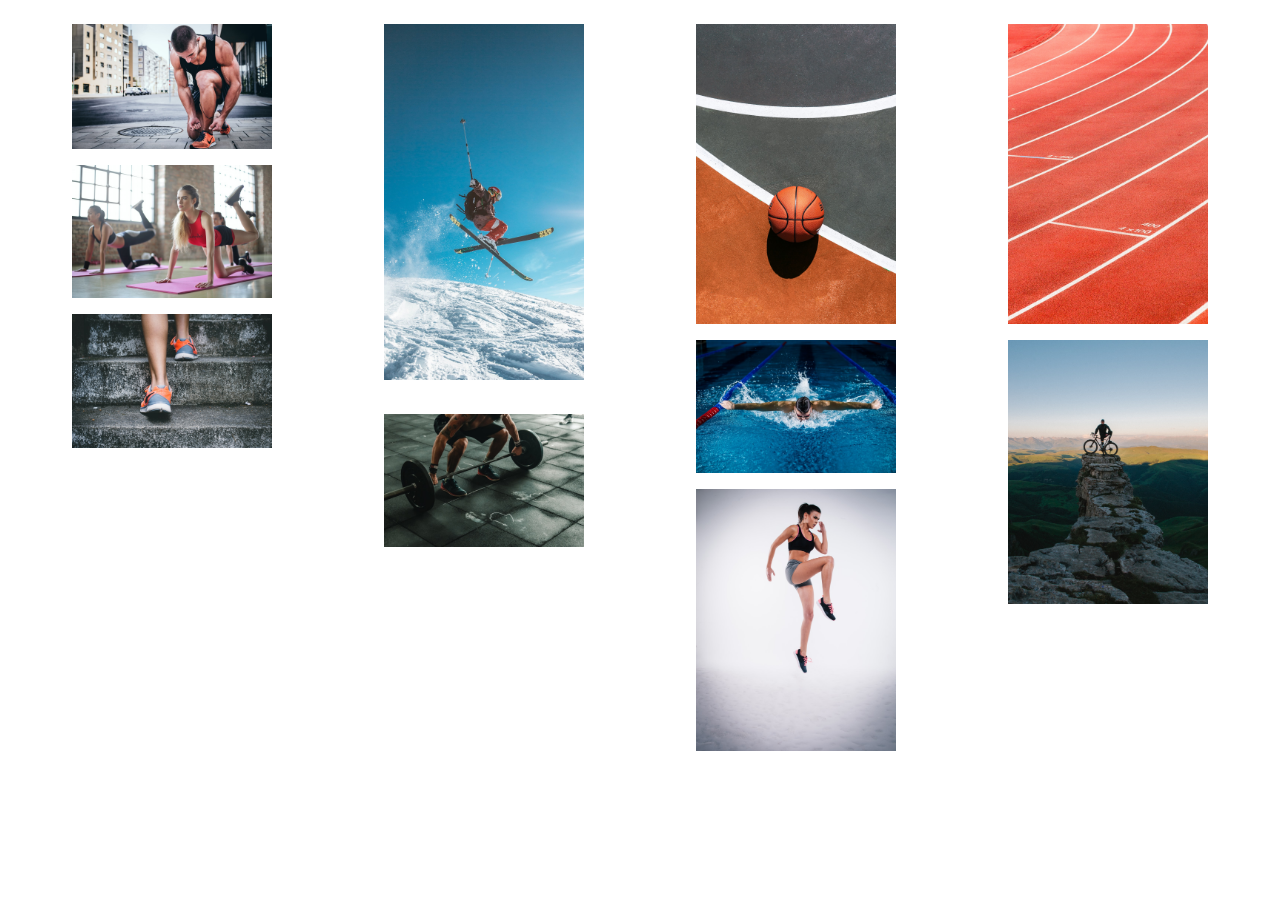
<file: ex01/src/index.html>
<html>
<head>
    <title>Gallery's page</title>
    <link rel="stylesheet" type="text/css" href="../styles/index.css">
</head>
    <body>
        <div class="container">
        <center>
           
            <div class="box">
                 <a href="image01.html">
                     <img src="../images/img1.jpg" alt="Marathon"/>
                     
                    <div class="overlay">
                    <div class="title">Marathon</div> </a>
                    </div>
                </div>
                <div class="box">
                     <a href="image02.html">
                         <img src="../images/img2.jpg" alt="Gymnastics"/>
                        
                        <div class="overlay">
                        <div class="title">Gymnastics</div> </a> 
                    </div>
                    </div>
                    <div class="box"> 
                        <a href="image03.html">
                            <img src="../images/img3.jpg" alt="Climbing"/>
                        
                        <div class="overlay">
                        <div class="title">Climbing</div></a> 
                        </div>
                     </div>
                        <div class="box">
                             <a href="image04.html">
                                 <img src="../images/img4.jpg" alt="Skiing"/>
                                 
                                <div class="overlay">
                                <div class="title">Skiing</div></a>
                                </div> 
                            </div>
                <br>
                <div class="box"> 
                    <a href="image05.html">
                        <img src="../images/img5.jpg" alt="Weight Lifting"/>
                    
                    <div class="overlay">
                    <div class="title">Weight Lifting</div> </a>
                    </div>
                </div>
                    <div class="box"> 
                        <a href="image06.html">
                            <img src="../images/img6.jpg" alt="Basketball"/>
                       
                        <div class="overlay">
                        <div class="title">Basketball</div>  </a>
                        </div>
                    </div>
                        <div class="box">
                             <a href="image07.html">
                                 <img src="../images/img7.jpg" alt="Swimming"/>
                                
                                <div class="overlay">
                                <div class="title">Swimming</div></a>
                                </div>
                             </div>
                            <div class="box">
                                <a href="image08.html">
                                    <img src="../images/img8.jpg" alt="Jogging"/>
                                
                                <div class="overlay">
                                <div class="title">Jogging</div> </a>
                                </div>
                            </div>
                                <div class="box">
                                     <a href="image09.html">
                                         <img src="../images/img9.jpg" alt="Running"/>
                                       
                                        <div class="overlay">
                                        <div class="title">Running</div> </a>
                                        </div>
                                     </div>
                                    <div class="box"> 
                                        <a href="image10.html">
                                            <img src="../images/img10.jpg" alt="Cycling"/>
                                        
                                        <div class="overlay">
                                            <div class="title">Cycling </div></a>
                                         </div>
                                        </div>
              
            
    </center>        
    </div>
    </body>
</html>
</file>
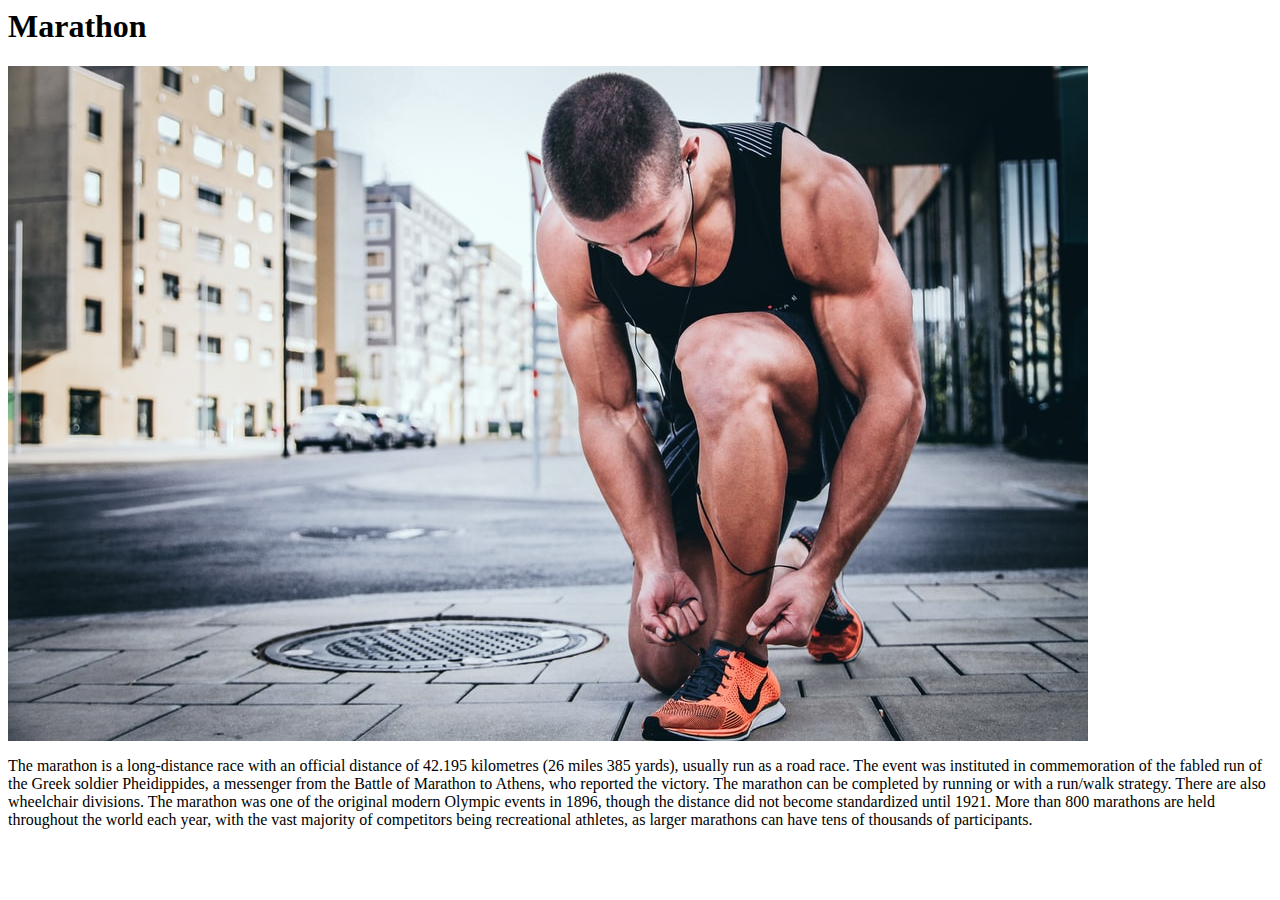
<file: ex01/src/image01.html>
<html>
    <body>
        <h1>Marathon</h1>
        <img src="../images/img1.jpg">
        <p>The marathon is a long-distance race with an official distance of 42.195 kilometres (26 miles 385 yards), usually run as a road race. The event was instituted in commemoration of the fabled run of the Greek soldier Pheidippides, a messenger from the Battle of Marathon to Athens, who reported the victory. The marathon can be completed by running or with a run/walk strategy. There are also wheelchair divisions.

            The marathon was one of the original modern Olympic events in 1896, though the distance did not become standardized until 1921. More than 800 marathons are held throughout the world each year, with the vast majority of competitors being recreational athletes, as larger marathons can have tens of thousands of participants.</p>
    </body>
</html>
</file>
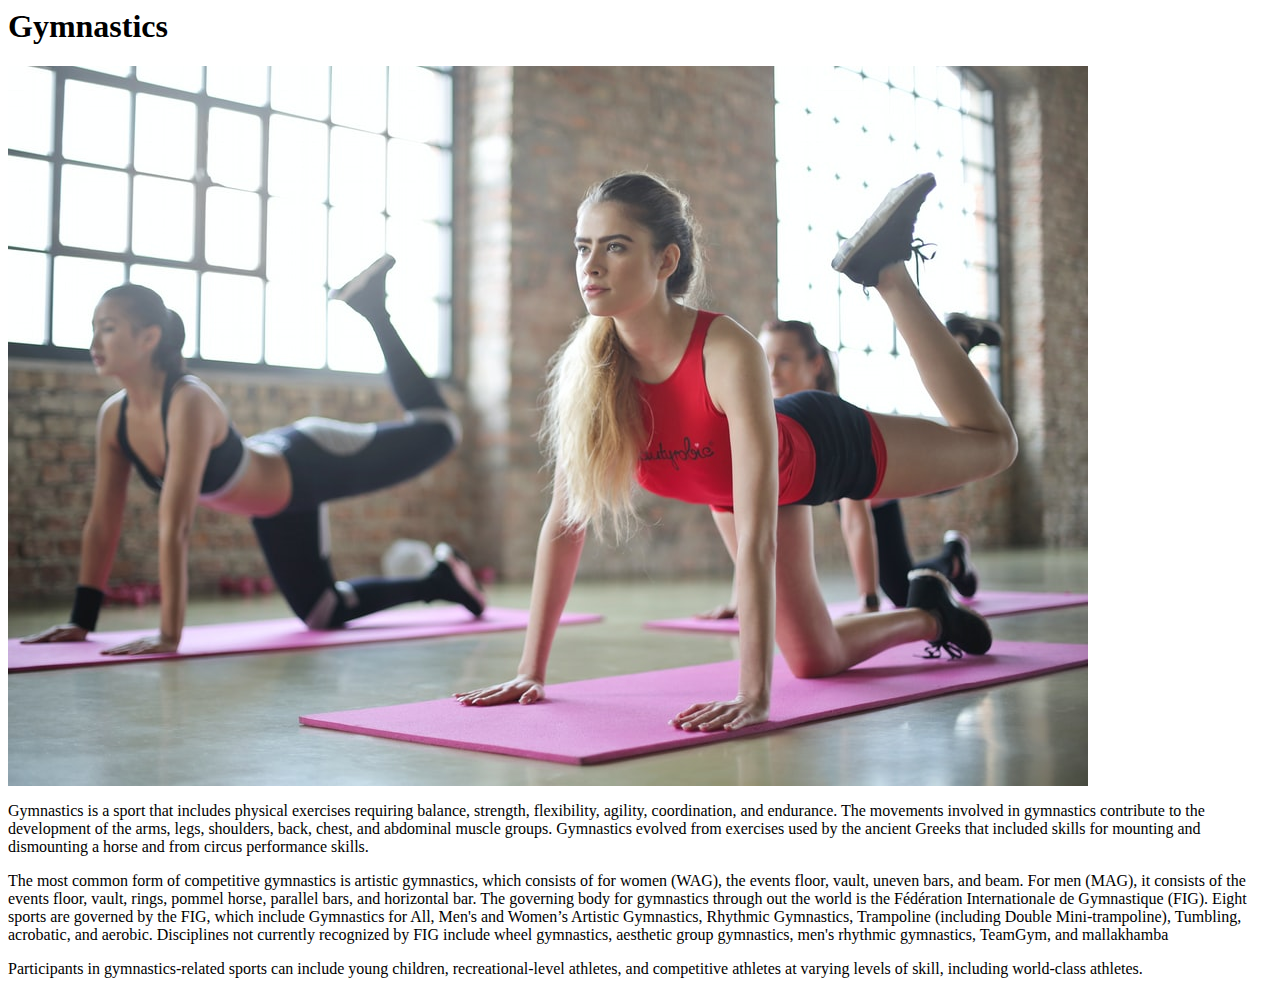
<file: ex01/src/image02.html>
<html>
    <body>
        <h1>Gymnastics</h1>
        <img src="../images/img2.jpg">
        <p>Gymnastics is a sport that includes physical exercises requiring balance, strength, flexibility, agility, coordination, and endurance. The movements involved in gymnastics contribute to the development of the arms, legs, shoulders, back, chest, and abdominal muscle groups. Gymnastics evolved from exercises used by the ancient Greeks that included skills for mounting and dismounting a horse and from circus performance skills.</p>
        <p>The most common form of competitive gymnastics is artistic gymnastics, which consists of for women (WAG), the events floor, vault, uneven bars, and beam. For men (MAG), it consists of the events floor, vault, rings, pommel horse, parallel bars, and horizontal bar. The governing body for gymnastics through out the world is the Fédération Internationale de Gymnastique (FIG). Eight sports are governed by the FIG, which include Gymnastics for All, Men's and Women’s Artistic Gymnastics, Rhythmic Gymnastics, Trampoline (including Double Mini-trampoline), Tumbling, acrobatic, and aerobic. Disciplines not currently recognized by FIG include wheel gymnastics, aesthetic group gymnastics, men's rhythmic gymnastics, TeamGym, and mallakhamba</p>
        <p>Participants in gymnastics-related sports can include young children, recreational-level athletes, and competitive athletes at varying levels of skill, including world-class athletes.</p>
    </body>
</html>
</file>
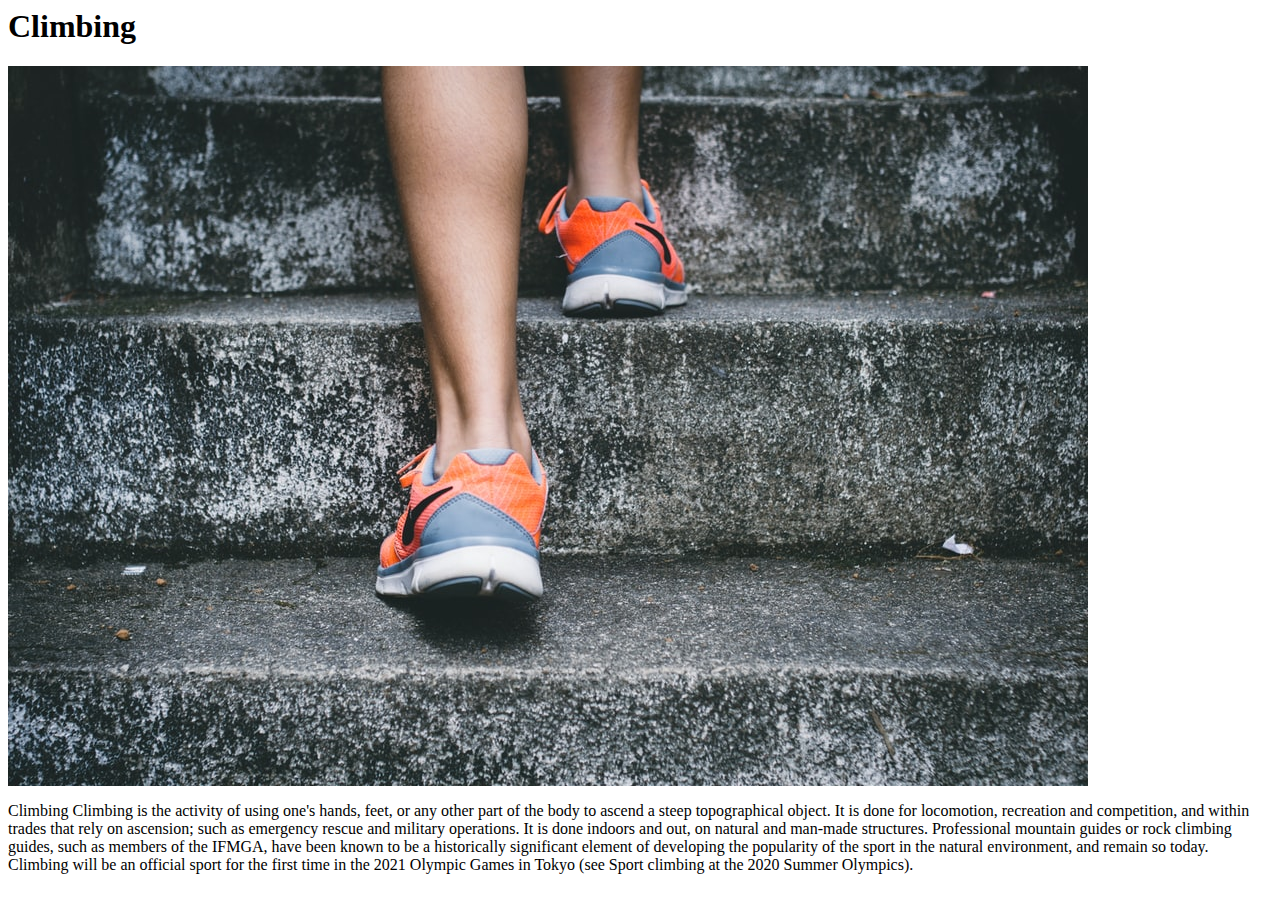
<file: ex01/src/image03.html>
<html>
    <body>
        <h1>Climbing</h1>
        <img src="../images/img3.jpg">
    
        <p>
            Climbing
Climbing is the activity of using one's hands, feet, or any other part of the body to ascend a steep topographical object. It is done for locomotion, recreation and competition, and within trades that rely on ascension; such as emergency rescue and military operations. It is done indoors and out, on natural and man-made structures.

Professional mountain guides or rock climbing guides, such as members of the IFMGA, have been known to be a historically significant element of developing the popularity of the sport in the natural environment, and remain so today.

Climbing will be an official sport for the first time in the 2021 Olympic Games in Tokyo (see Sport climbing at the 2020 Summer Olympics).
        </p>
        
    </body>
</html>
</file>
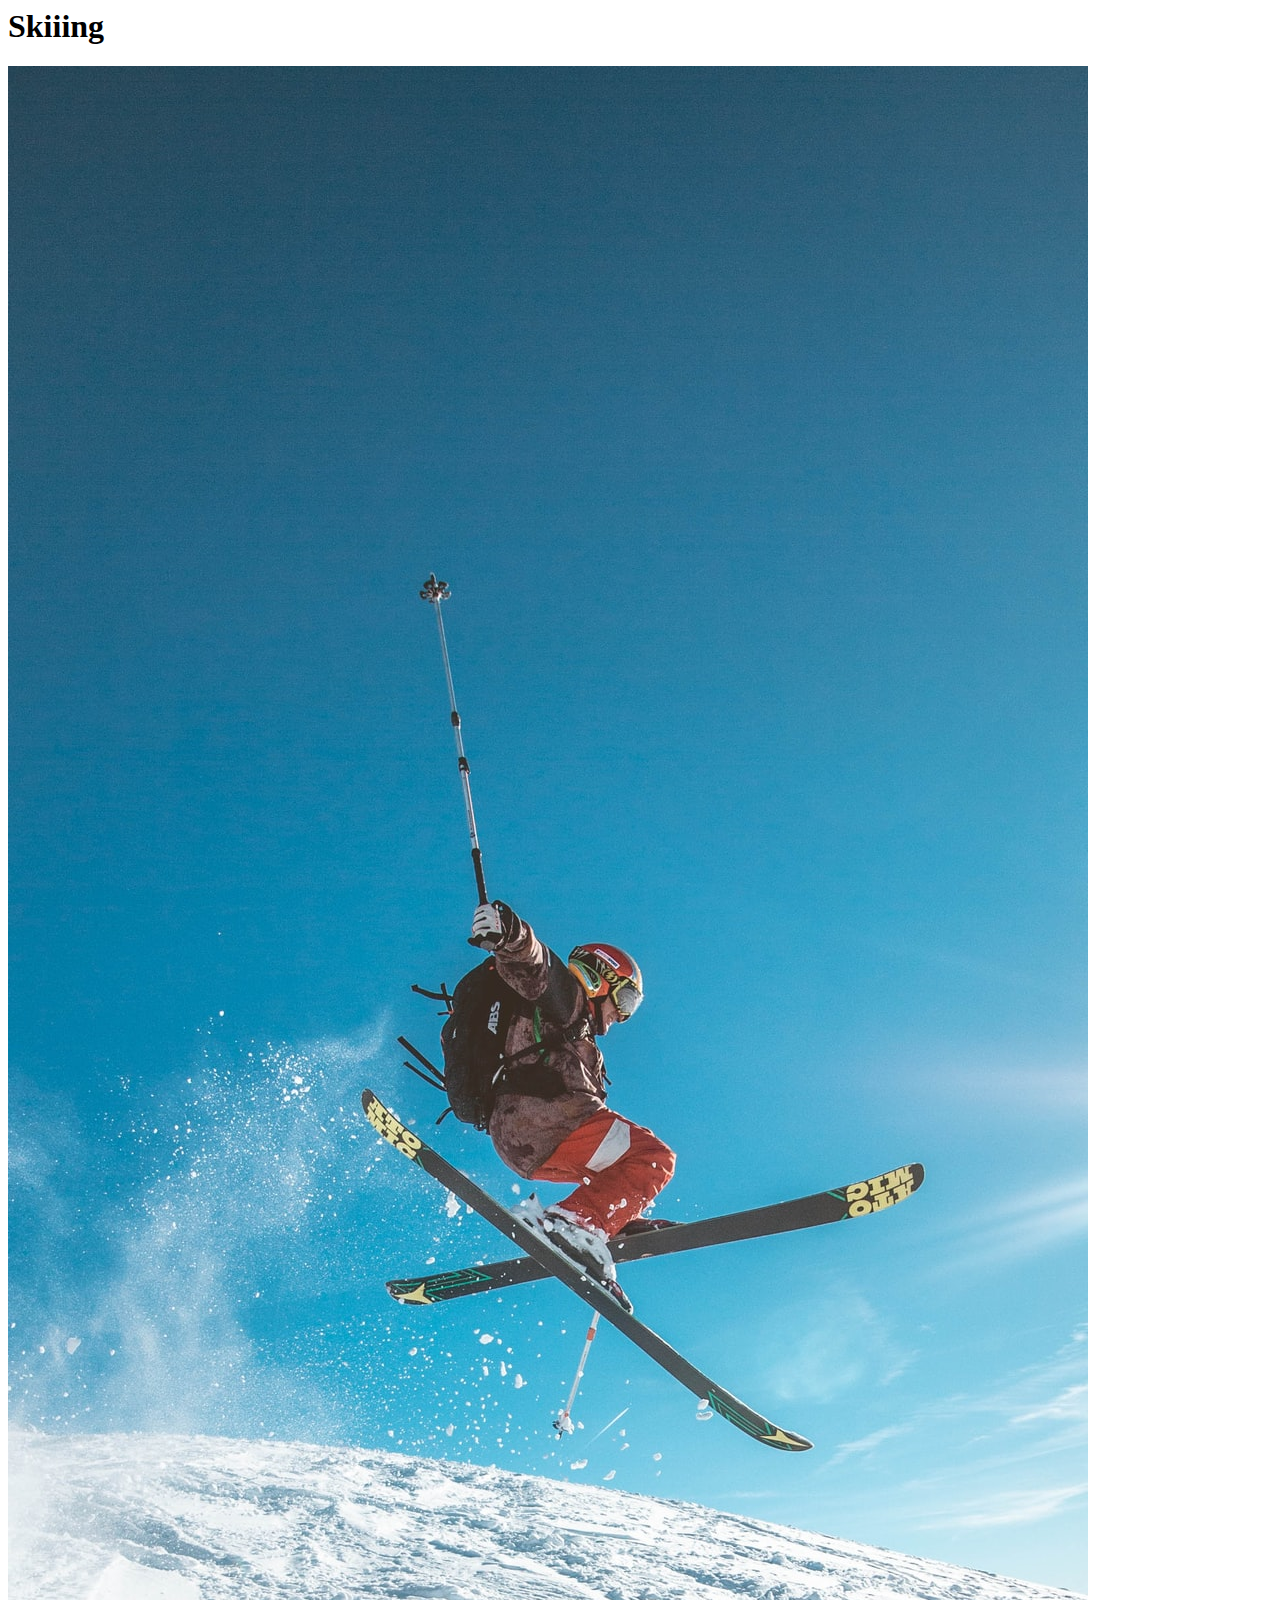
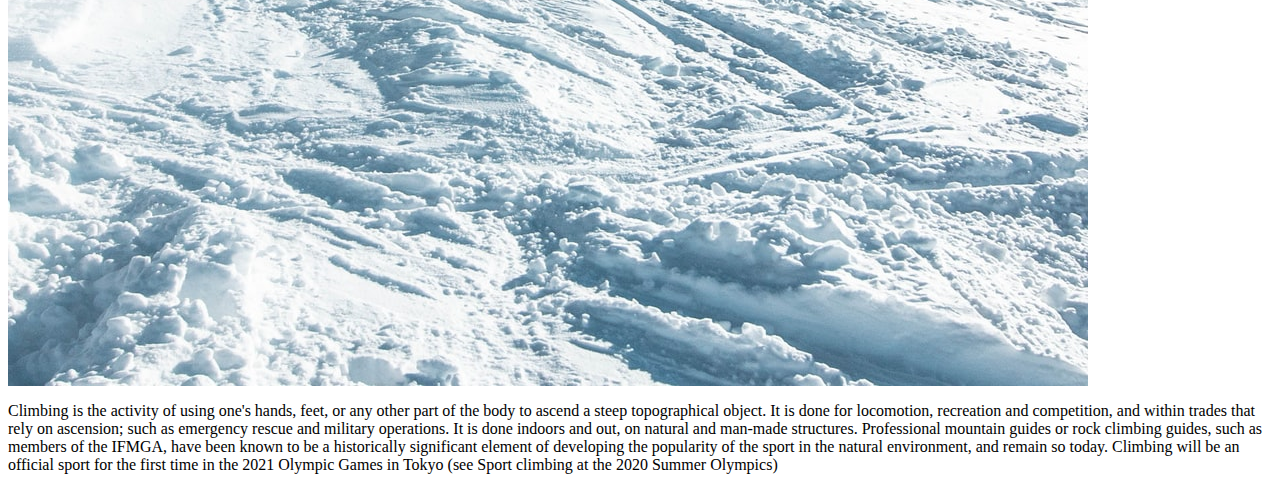
<file: ex01/src/image04.html>
<html>
    <body>
        <h1>Skiiing</h1>
        <img src="../images/img4.jpg">
    
        <p>
            Climbing is the activity of using one's hands, feet, or any other part of the body to ascend a steep topographical object. It is done for locomotion, recreation and competition, and within trades that rely on ascension; such as emergency rescue and military operations. It is done indoors and out, on natural and man-made structures.

Professional mountain guides or rock climbing guides, such as members of the IFMGA, have been known to be a historically significant element of developing the popularity of the sport in the natural environment, and remain so today.

Climbing will be an official sport for the first time in the 2021 Olympic Games in Tokyo (see Sport climbing at the 2020 Summer Olympics)
        </p>
        
    </body>
</html>
</file>
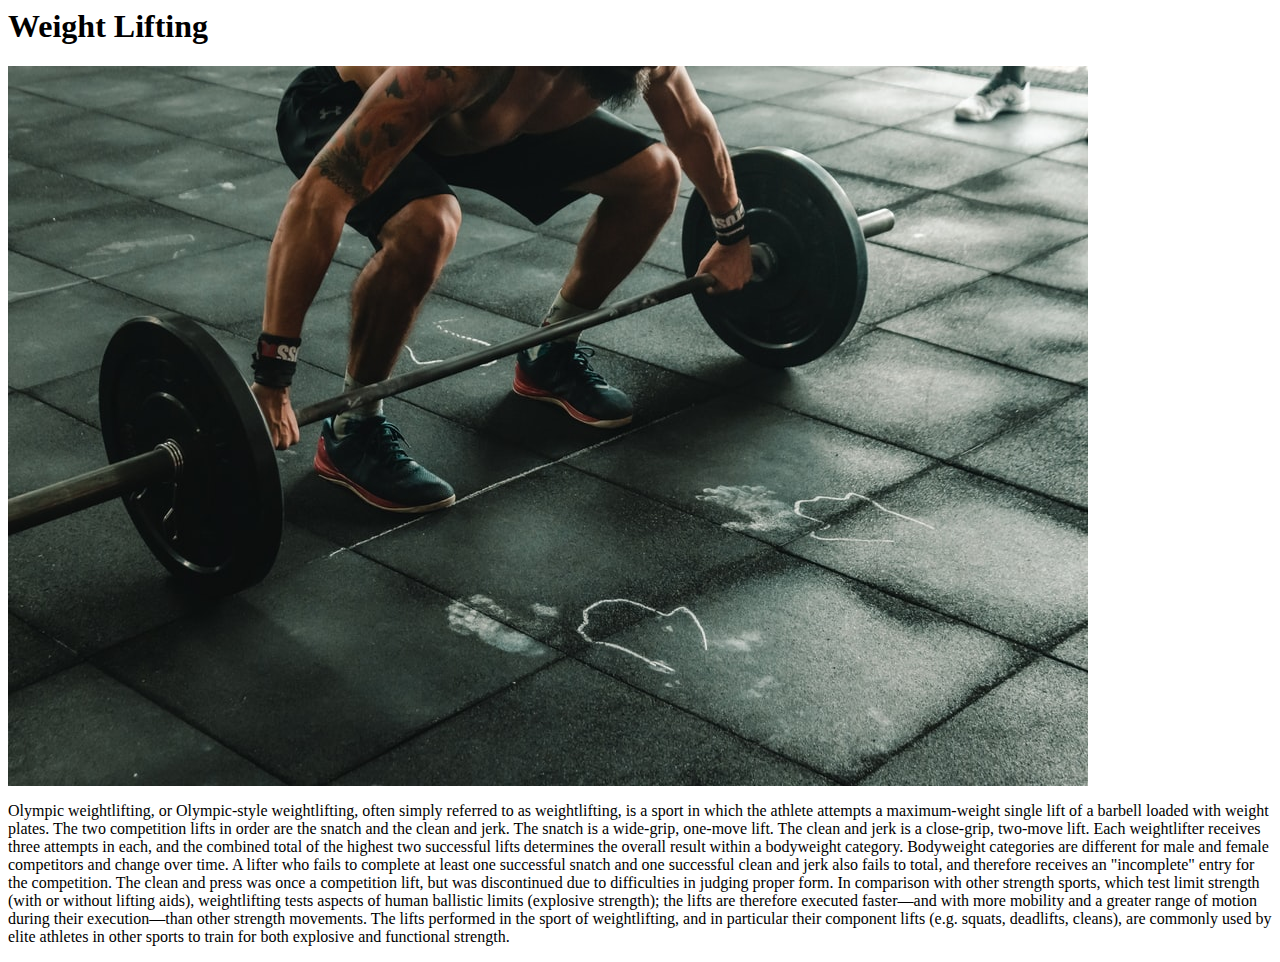
<file: ex01/src/image05.html>
<html>
    <body>
        <h1>Weight Lifting</h1>
        <img src="../images/img5.jpg">
    
        <p>
            Olympic weightlifting, or Olympic-style weightlifting, often simply referred to as weightlifting, is a sport in which the athlete attempts a maximum-weight single lift of a barbell loaded with weight plates.

            The two competition lifts in order are the snatch and the clean and jerk. The snatch is a wide-grip, one-move lift. The clean and jerk is a close-grip, two-move lift. Each weightlifter receives three attempts in each, and the combined total of the highest two successful lifts determines the overall result within a bodyweight category. Bodyweight categories are different for male and female competitors and change over time. A lifter who fails to complete at least one successful snatch and one successful clean and jerk also fails to total, and therefore receives an "incomplete" entry for the competition. The clean and press was once a competition lift, but was discontinued due to difficulties in judging proper form.
            
            In comparison with other strength sports, which test limit strength (with or without lifting aids), weightlifting tests aspects of human ballistic limits (explosive strength); the lifts are therefore executed faster—and with more mobility and a greater range of motion during their execution—than other strength movements.
            
            The lifts performed in the sport of weightlifting, and in particular their component lifts (e.g. squats, deadlifts, cleans), are commonly used by elite athletes in other sports to train for both explosive and functional strength.    
        </p>
        
    </body>
</html>
</file>
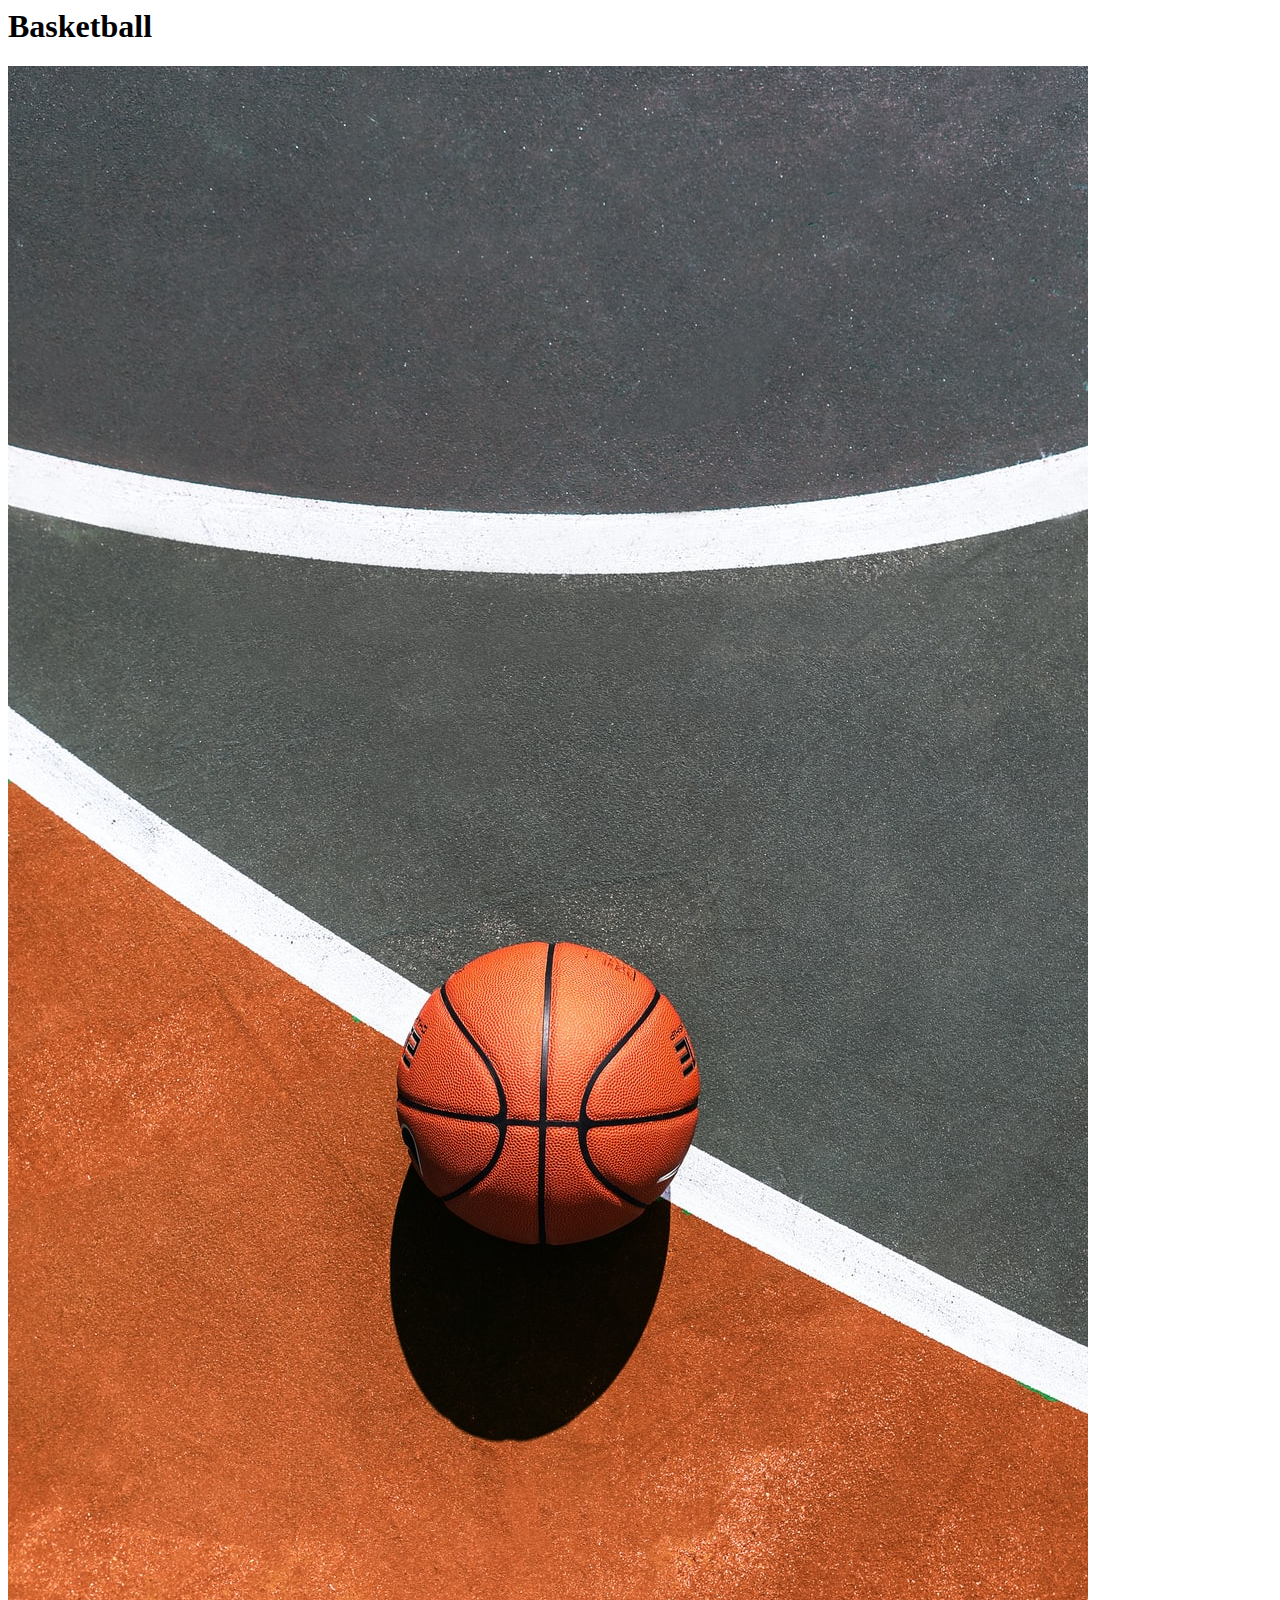
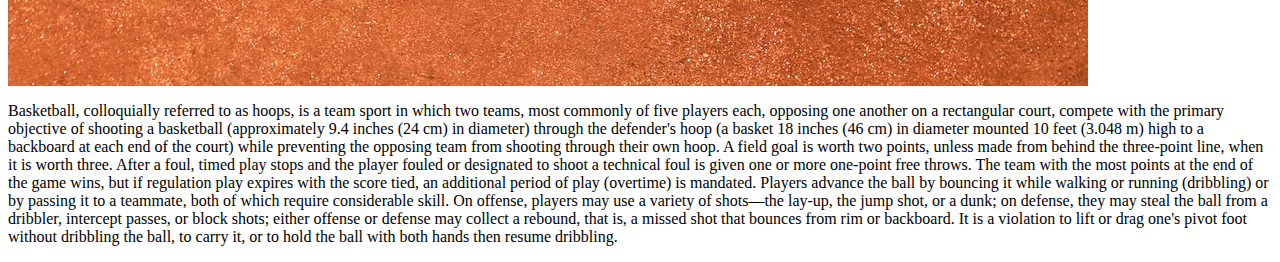
<file: ex01/src/image06.html>
<html>
    <body>
        <h1>Basketball</h1>
        <img src="../images/img6.jpg">
    
        <p>
            Basketball, colloquially referred to as hoops, is a team sport in which two teams, most commonly of five players each, opposing one another on a rectangular court, compete with the primary objective of shooting a basketball (approximately 9.4 inches (24 cm) in diameter) through the defender's hoop (a basket 18 inches (46 cm) in diameter mounted 10 feet (3.048 m) high to a backboard at each end of the court) while preventing the opposing team from shooting through their own hoop. A field goal is worth two points, unless made from behind the three-point line, when it is worth three. After a foul, timed play stops and the player fouled or designated to shoot a technical foul is given one or more one-point free throws. The team with the most points at the end of the game wins, but if regulation play expires with the score tied, an additional period of play (overtime) is mandated.

            Players advance the ball by bouncing it while walking or running (dribbling) or by passing it to a teammate, both of which require considerable skill. On offense, players may use a variety of shots—the lay-up, the jump shot, or a dunk; on defense, they may steal the ball from a dribbler, intercept passes, or block shots; either offense or defense may collect a rebound, that is, a missed shot that bounces from rim or backboard. It is a violation to lift or drag one's pivot foot without dribbling the ball, to carry it, or to hold the ball with both hands then resume dribbling.   
        </p>
        
    </body>
</html>
</file>
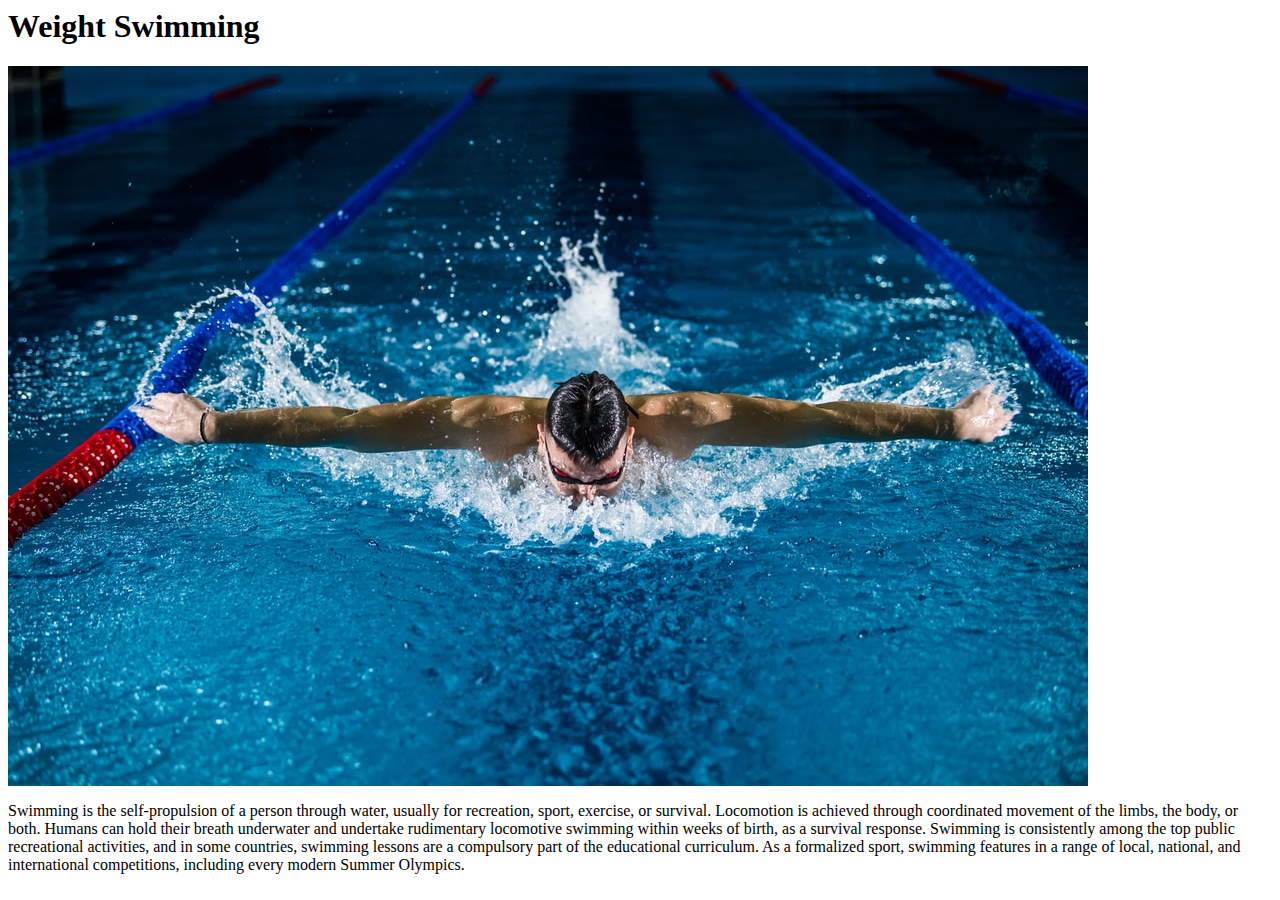
<file: ex01/src/image07.html>
<html>
    <body>
        <h1>Weight Swimming</h1>
        <img src="../images/img7.jpg">
    
        <p>Swimming is the self-propulsion of a person through water, usually for recreation, sport, exercise, or survival. Locomotion is achieved through coordinated movement of the limbs, the body, or both. Humans can hold their breath underwater and undertake rudimentary locomotive swimming within weeks of birth, as a survival response.

            Swimming is consistently among the top public recreational activities, and in some countries, swimming lessons are a compulsory part of the educational curriculum. As a formalized sport, swimming features in a range of local, national, and international competitions, including every modern Summer Olympics.</p>
        
    </body>
</html>
</file>
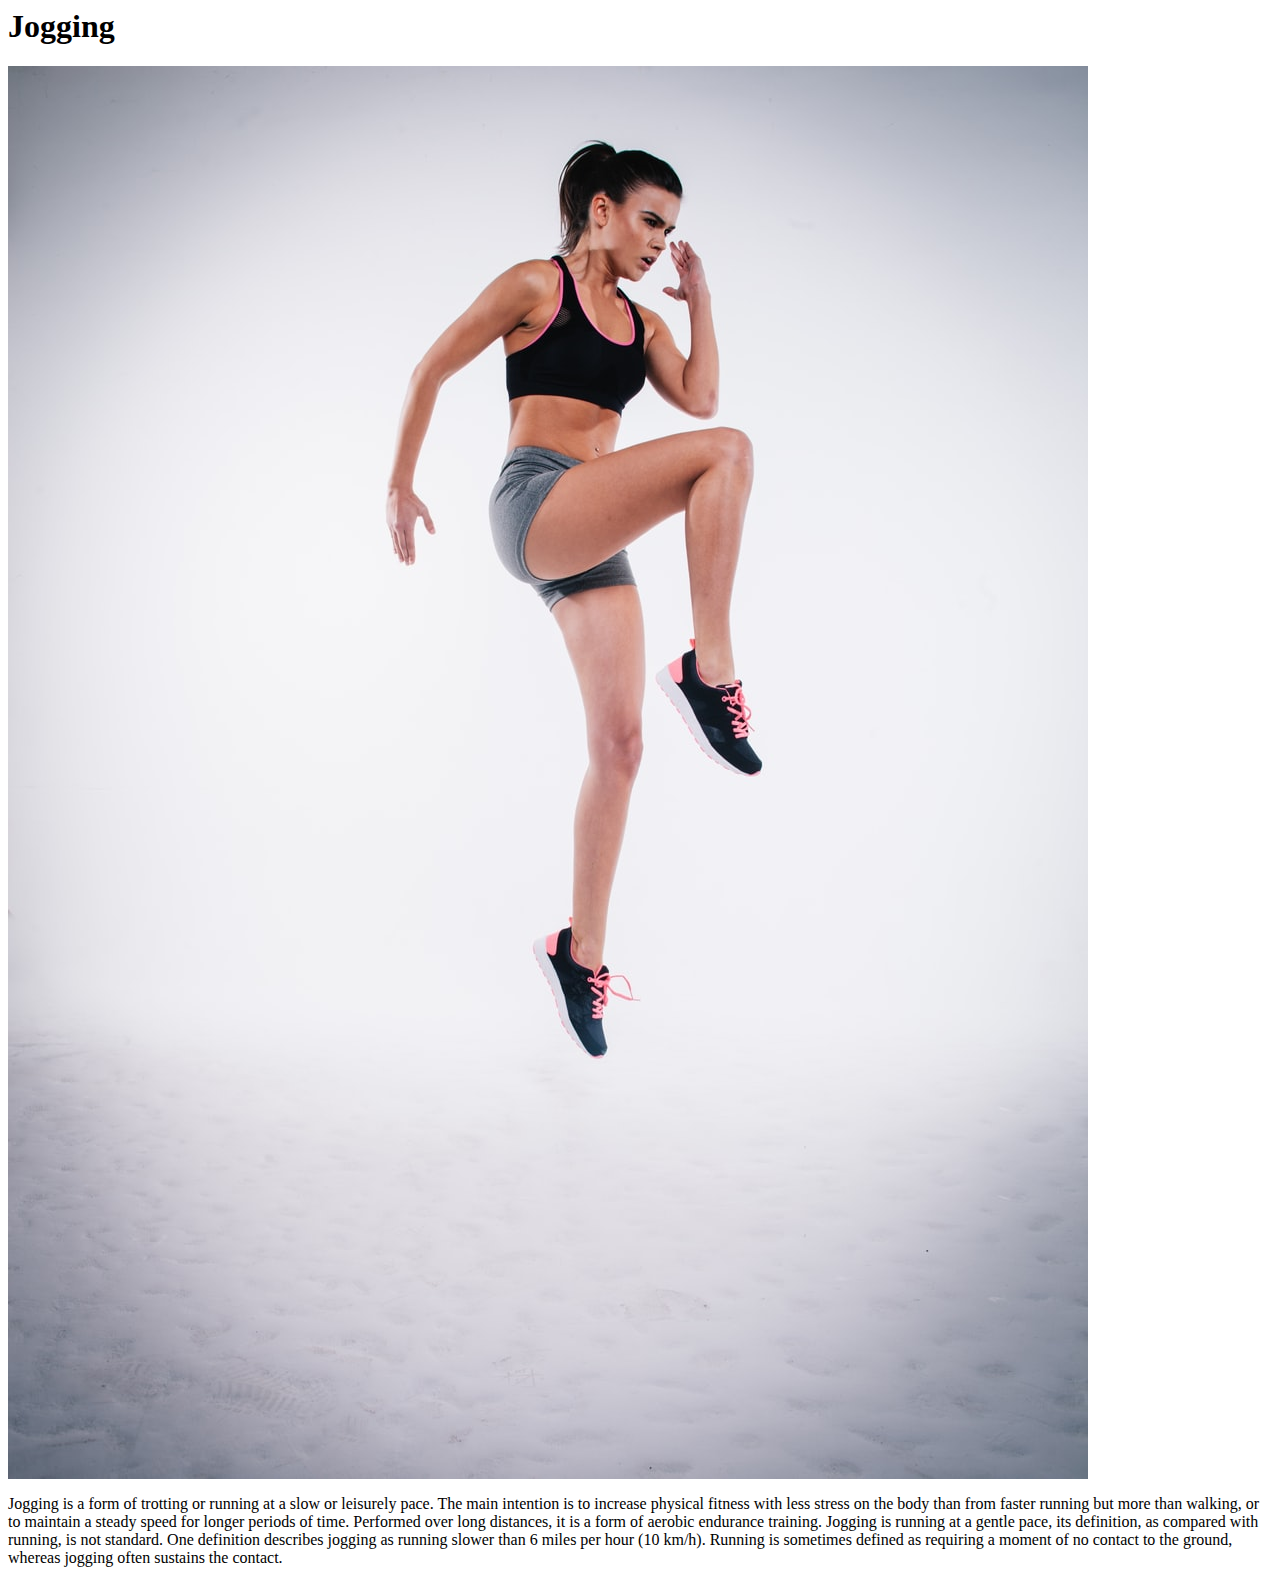
<file: ex01/src/image08.html>
<html>
    <body>
        <h1>Jogging</h1>
        <img src="../images/img8.jpg">
    
        <p>
            Jogging is a form of trotting or running at a slow or leisurely pace. The main intention is to increase physical fitness with less stress on the body than from faster running but more than walking, or to maintain a steady speed for longer periods of time. Performed over long distances, it is a form of aerobic endurance training.

Jogging is running at a gentle pace, its definition, as compared with running, is not standard. One definition describes jogging as running slower than 6 miles per hour (10 km/h). Running is sometimes defined as requiring a moment of no contact to the ground, whereas jogging often sustains the contact.
            </p>
    </body>
</html>
</file>
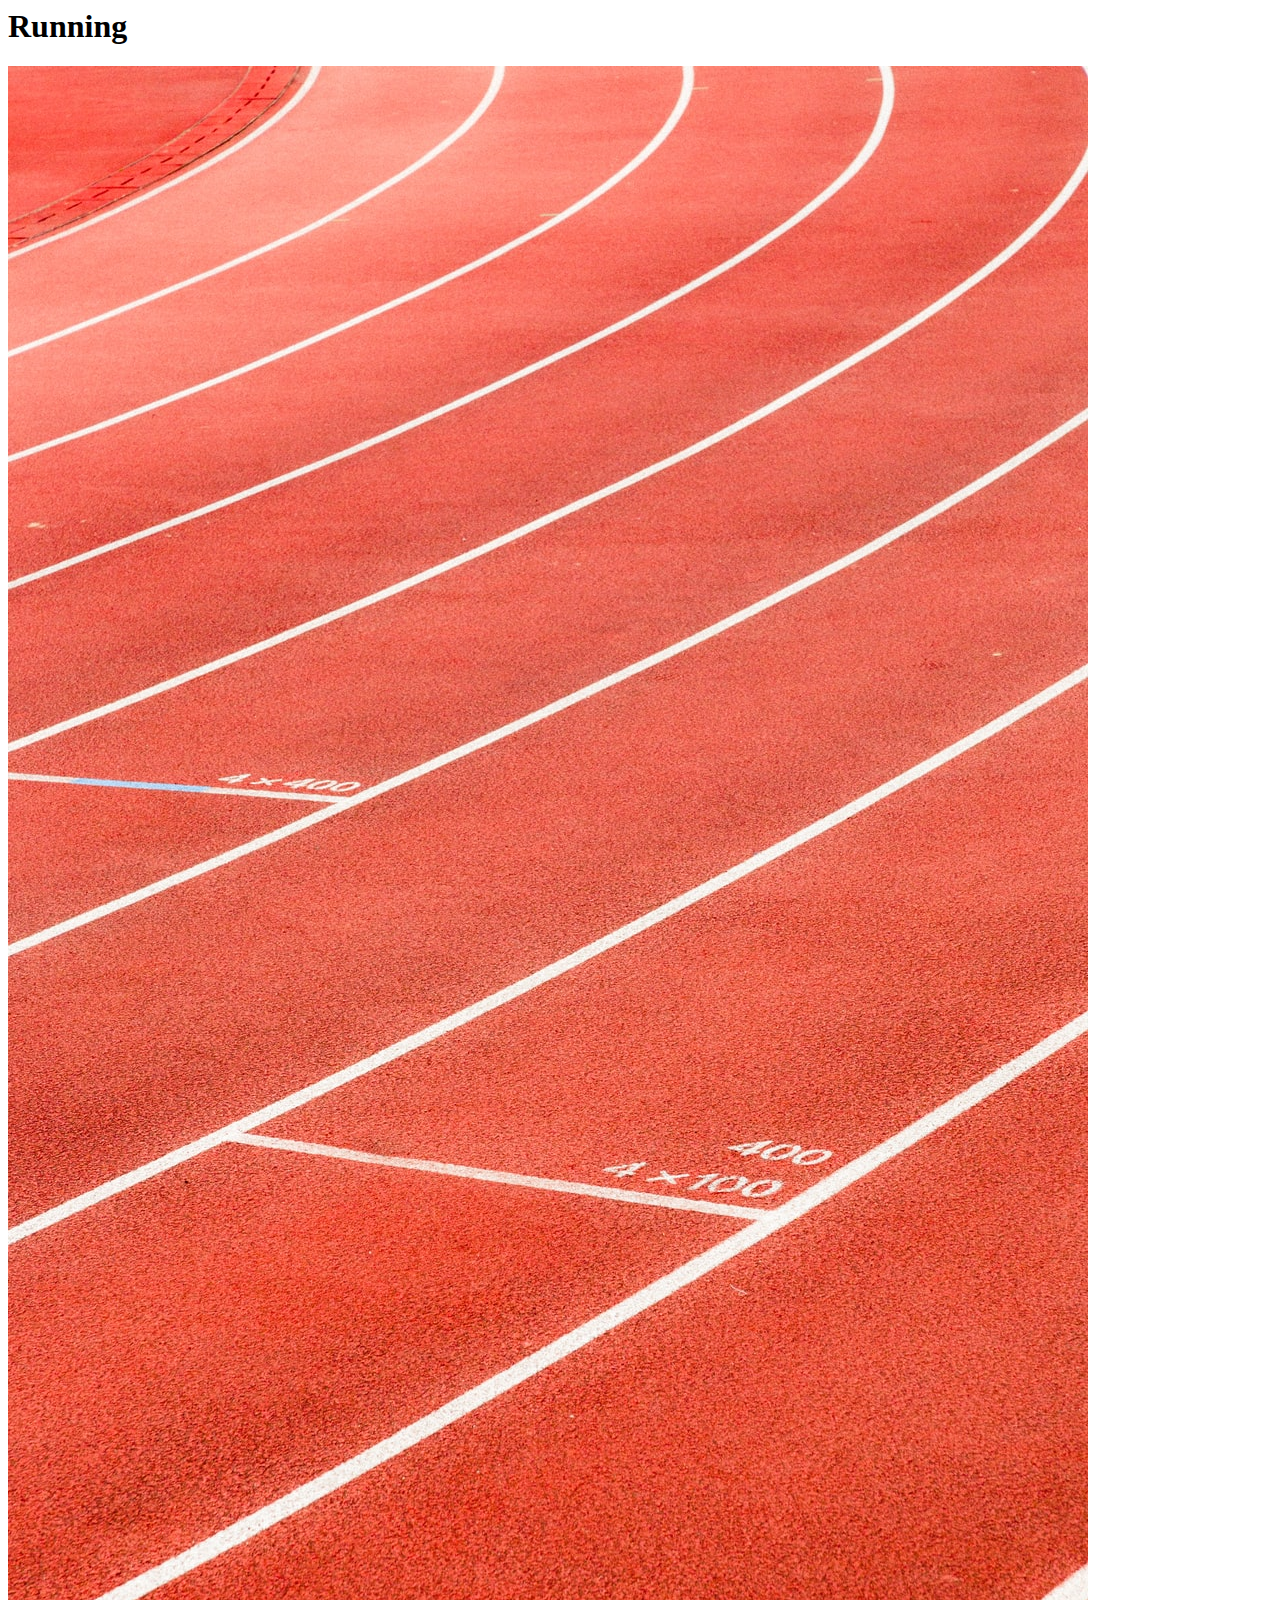
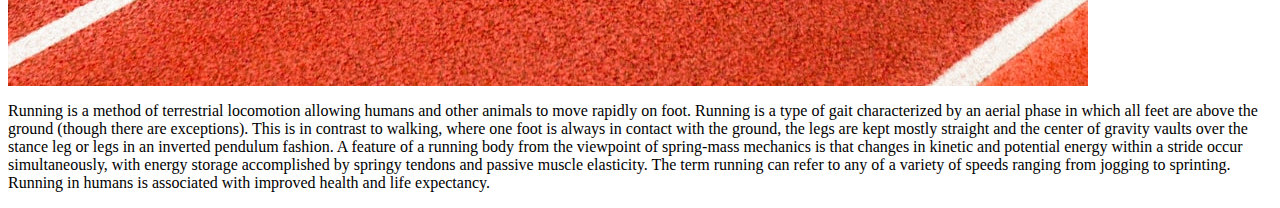
<file: ex01/src/image09.html>
<html>
    <body>
        <h1>Running</h1>
        <img src="../images/img9.jpg">
    
        <p>Running is a method of terrestrial locomotion allowing humans and other animals to move rapidly on foot. Running is a type of gait characterized by an aerial phase in which all feet are above the ground (though there are exceptions). This is in contrast to walking, where one foot is always in contact with the ground, the legs are kept mostly straight and the center of gravity vaults over the stance leg or legs in an inverted pendulum fashion. A feature of a running body from the viewpoint of spring-mass mechanics is that changes in kinetic and potential energy within a stride occur simultaneously, with energy storage accomplished by springy tendons and passive muscle elasticity. The term running can refer to any of a variety of speeds ranging from jogging to sprinting.

            Running in humans is associated with improved health and life expectancy.</p>
    </body>
</html>
</file>
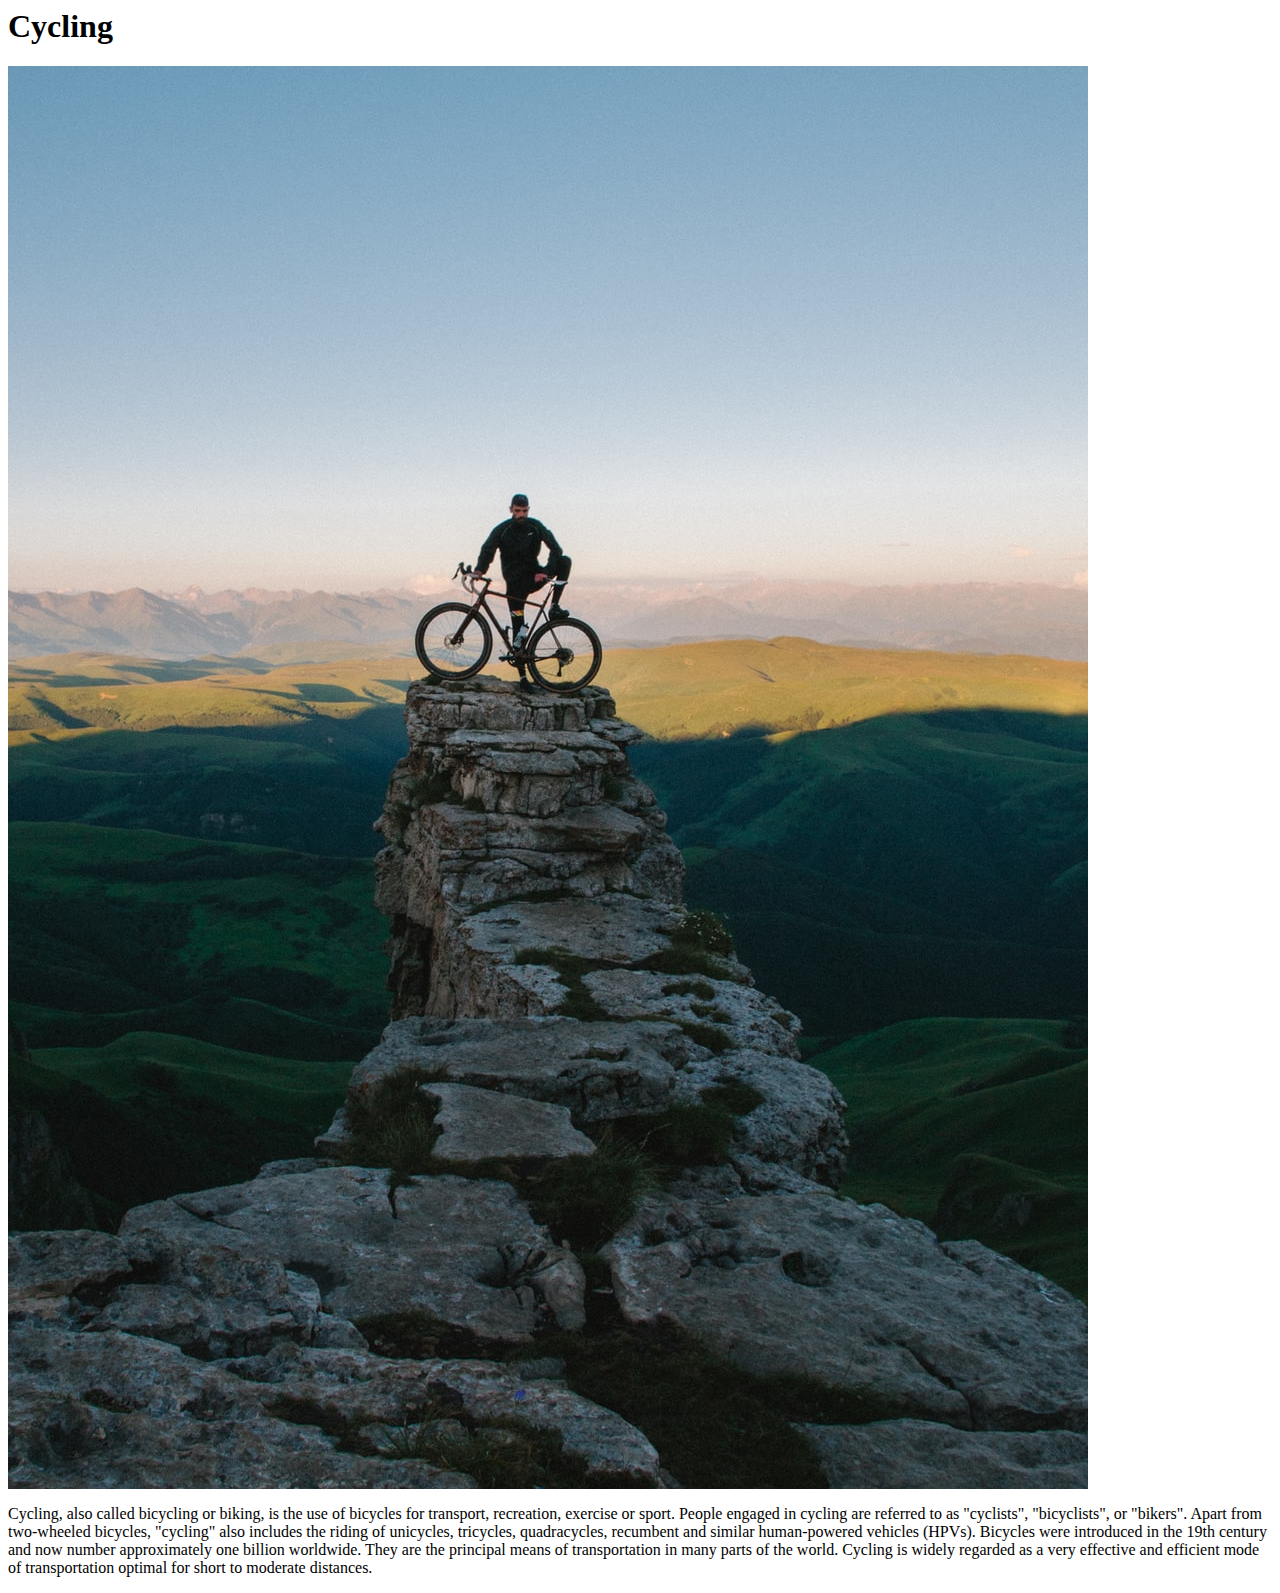
<file: ex01/src/image10.html>
<html>
    <body>
        <h1>Cycling</h1>
        <img src="../images/img10.jpg">
    
        <p>Cycling, also called bicycling or biking, is the use of bicycles for transport, recreation, exercise or sport. People engaged in cycling are referred to as "cyclists", "bicyclists", or "bikers". Apart from two-wheeled bicycles, "cycling" also includes the riding of unicycles, tricycles, quadracycles, recumbent and similar human-powered vehicles (HPVs).

            Bicycles were introduced in the 19th century and now number approximately one billion worldwide. They are the principal means of transportation in many parts of the world.
            
            Cycling is widely regarded as a very effective and efficient mode of transportation optimal for short to moderate distances.</p>
    </body>
</html>
</file>
<file: ex01/styles/index.css>
.container {
    padding: 1em;
    column-count: 4;
}
img {
    width: 200px;
    margin-bottom: 1em;
}
.overlay {
    position: absolute;
    top: 0;
    left: 0;
    width: 200px;
    height: 95%;
    background-color: rgba(0, 0,0, 1);
    color: #fff;
    display: flex;
    flex-direction: column;
    align-items: center;
    justify-content: center;
    opacity: 0;

}

.overlay:hover {
    opacity: 0.5;
}
.title {
    font-size: 2.5em;
    font-weight: bold;
    color: white;
}
.box {
    position: relative;
    width: 200px;
}
</file>
